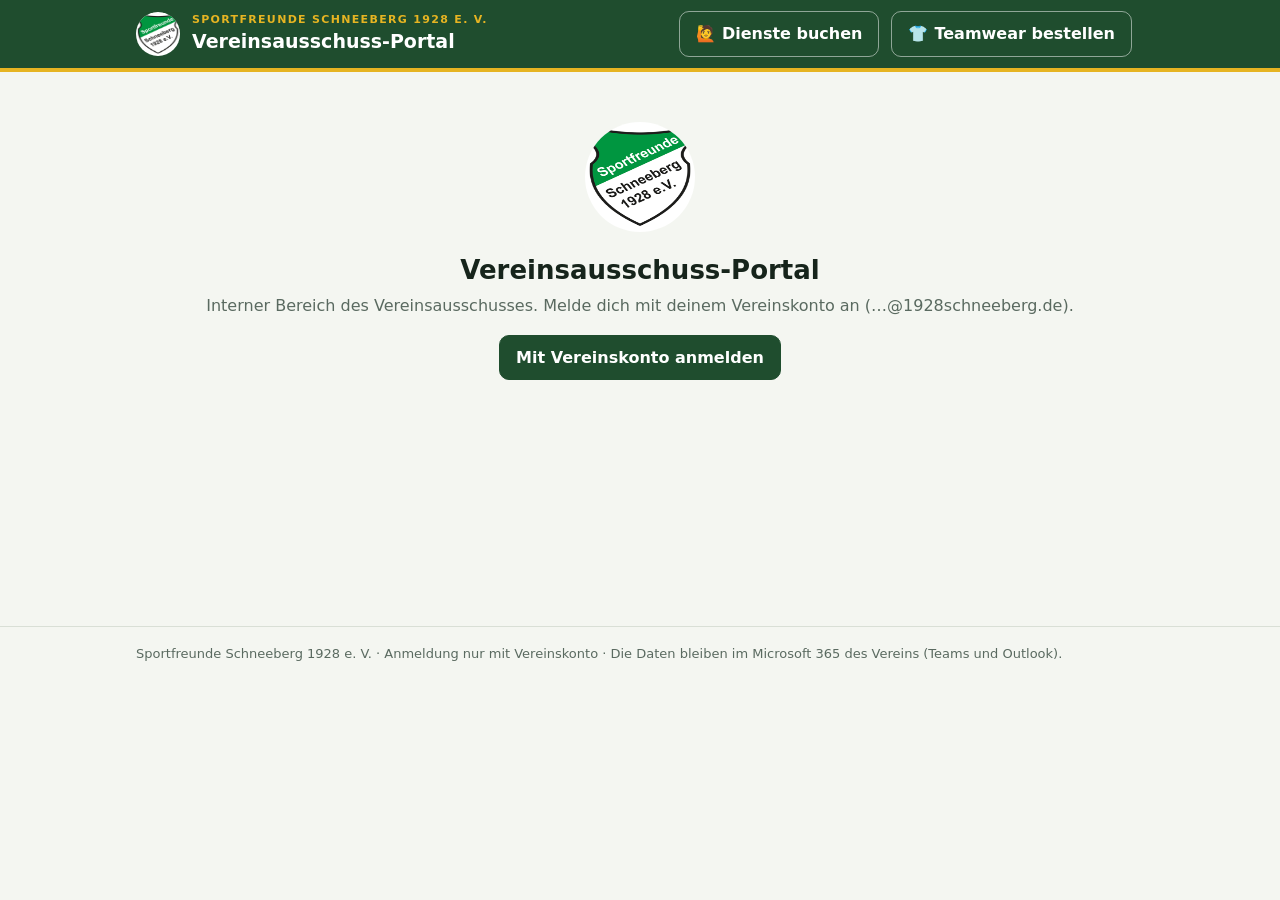
<file: index.html>
<!doctype html>
<html lang="de">
<head>
<meta charset="utf-8">
<meta name="viewport" content="width=device-width,initial-scale=1,viewport-fit=cover">
<title>Vereinsausschuss-Portal · Sportfreunde Schneeberg 1928 e. V.</title>
<meta name="description" content="Vereinsausschuss-Portal der Sportfreunde Schneeberg 1928 e. V. – Anmeldung mit dem Vereinskonto.">
<meta name="robots" content="noindex">
<link rel="icon" href="img/wappen.png">
<link rel="stylesheet" href="portal.css?v=202611270652">
</head>
<body>
<header class="band">
  <div class="in">
    <a class="marke" href="#/"><img src="img/wappen.png" alt="Wappen Sportfreunde Schneeberg 1928 e. V." width="44" height="44"><span><small>SPORTFREUNDE SCHNEEBERG 1928 E. V.</small><b>Vereinsausschuss-Portal</b></span></a>
    <span class="sp"></span>
    <a class="btn ghost shop" aria-label="Dienste für Feste buchen" href="/dienste/" target="_blank" rel="noopener">🙋 <span class="txt"><span class="lang">Dienste </span>buchen</span></a>
    <a class="btn ghost shop" aria-label="Teamwear bestellen" href="/festplaner/teamwear/" target="_blank" rel="noopener">👕 <span class="txt"><span class="lang">Teamwear </span>bestellen</span></a>
    <span class="wer" id="wer"></span>
    <button type="button" class="btn ghost" id="abmelden" hidden>Abmelden</button>
  </div>
</header>
<nav class="pfad in" id="pfad" aria-label="Brotkrumen"></nav>
<main class="in" id="seite" aria-live="polite"></main>
<div class="toast" id="toast" role="status" aria-live="polite"></div>
<footer><div class="in">Sportfreunde Schneeberg 1928 e. V. · Anmeldung nur mit Vereinskonto · Die Daten bleiben im Microsoft 365 des Vereins (Teams und Outlook).</div></footer>
<script src="lib/msal-browser-2.38.4.min.js"></script>
<script src="portal.js?v=202611270652"></script>
</body>
</html>
</file>
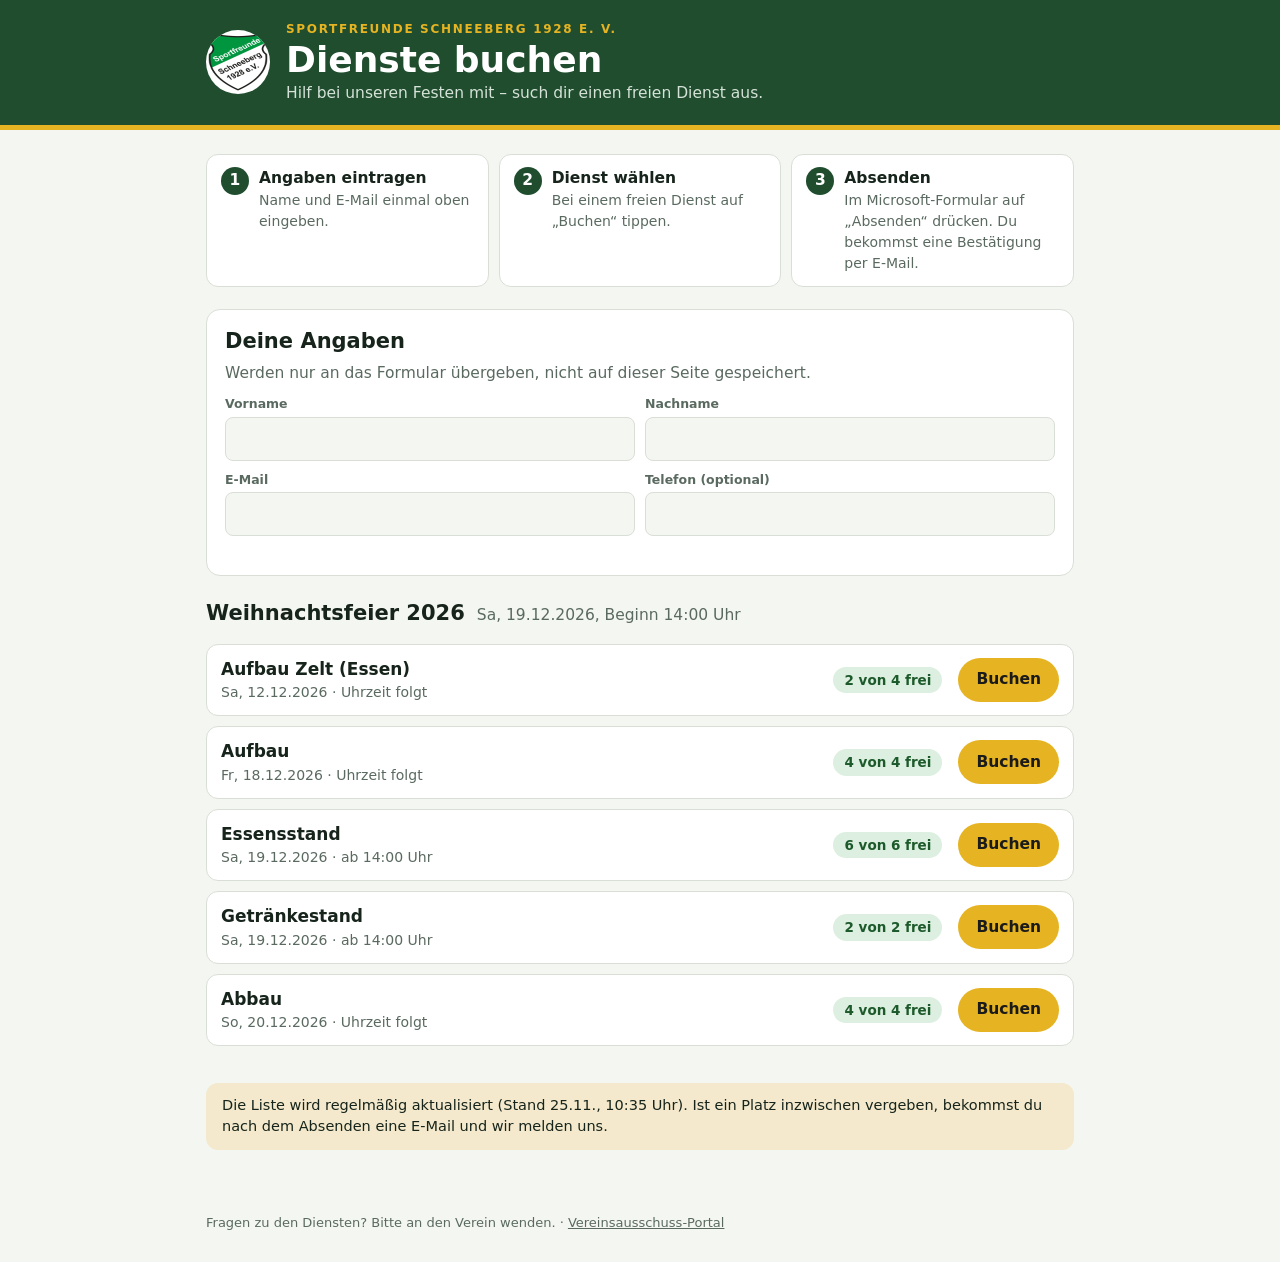
<file: dienste/index.html>
<!doctype html>
<html lang="de">
<head>
<meta charset="utf-8">
<meta name="viewport" content="width=device-width,initial-scale=1,viewport-fit=cover">
<title>Dienste buchen – Sportfreunde Schneeberg</title>
<meta name="description" content="Offene Dienste für die Feste der Sportfreunde Schneeberg 1928 e. V. – Dienst wählen und buchen.">
<!-- Öffentliche Seite: zeigt nur freie Plätze ohne Namen aus offen.json (erzeugt vom Mac-Abgleich, Tools/dienste_offen.py).
     Buchen öffnet das vorausgefüllte Microsoft-Formular „Dienst buchen“; Power Automate trägt den Dienst in den Dienstplan in Teams ein. -->
<style>
:root{--bg:#f4f6f1;--surface:#fff;--ink:#16241b;--muted:#5a6a60;--line:#d9dfd6;--band:#1f4d2e;--bandgold:#e6b422;--soft:#f4e9cc;--chip:#eef2ec;--err:#b3402f;--ok:#2f7a3d}
@media (prefers-color-scheme:dark){:root{--bg:#111813;--surface:#19231c;--ink:#e7eee8;--muted:#9bab9f;--line:#2b392f;--soft:#3a3118;--chip:#223027;--err:#e58573;--ok:#7fcf8d;color-scheme:dark}}
*{box-sizing:border-box}
html,body{margin:0}
[hidden]{display:none!important}
body{background:var(--bg);color:var(--ink);font-family:system-ui,-apple-system,"Segoe UI",Roboto,sans-serif;font-size:15.5px;line-height:1.5}
.in{max-width:900px;margin:0 auto;padding-left:max(16px,env(safe-area-inset-left,0px));padding-right:max(16px,env(safe-area-inset-right,0px))}
.band{background:var(--band);color:#fff;border-bottom:5px solid var(--bandgold)}
.band .in{display:flex;align-items:center;gap:16px;padding-block:20px}
.band img{width:64px;height:64px;background:#fff;border-radius:50%;flex:none}
.eyebrow{font-size:12px;font-weight:800;letter-spacing:.14em;text-transform:uppercase;color:var(--bandgold)}
h1{margin:2px 0;font-size:clamp(24px,4.5vw,36px);font-weight:800;line-height:1.1}
.band p{margin:0;color:#d5e2d8}
main{display:flex;flex-direction:column;gap:22px;padding-block:24px 48px}
h2{margin:0 0 4px;font-size:21px;font-weight:800}
.sub{margin:0;color:var(--muted)}
.box{background:var(--surface);border:1px solid var(--line);border-radius:14px;padding:16px 18px}
.steps{display:grid;grid-template-columns:repeat(auto-fit,minmax(200px,1fr));gap:10px;list-style:none;margin:0;padding:0;counter-reset:s}
.steps li{background:var(--surface);border:1px solid var(--line);border-radius:12px;padding:12px 14px;counter-increment:s;display:flex;gap:10px}
.steps li::before{content:counter(s);flex:none;width:28px;height:28px;border-radius:50%;background:var(--band);color:#fff;font-weight:800;display:grid;place-items:center}
.steps span{color:var(--muted);font-size:14px;display:block}
.felder{display:grid;grid-template-columns:1fr 1fr;gap:10px;margin-top:10px}
.fld{display:flex;flex-direction:column;gap:3px;font-size:12.5px;font-weight:700;color:var(--muted);min-width:0}
.fld input{font:inherit;font-size:16px;color:var(--ink);background:var(--bg);border:1px solid var(--line);border-radius:8px;padding:9px 10px;width:100%}
.fld input:invalid:not(:placeholder-shown){border-color:var(--err)}
@media (max-width:560px){.felder{grid-template-columns:1fr}}
.vst{display:flex;flex-direction:column;gap:10px}
.vst header{display:flex;flex-wrap:wrap;align-items:baseline;gap:4px 12px}
.dienst{display:flex;flex-wrap:wrap;align-items:center;gap:10px 16px;background:var(--surface);border:1px solid var(--line);border-radius:12px;padding:12px 14px}
.dienst .was{flex:1 1 240px;min-width:0}
.dienst b{font-size:17px}
.dienst small{display:block;color:var(--muted);font-size:14px}
.frei{font-weight:800;border-radius:999px;padding:3px 11px;font-size:13.5px;background:#dcefe0;color:#1d5a2b;white-space:nowrap}
.frei.knapp{background:var(--soft);color:#7a5a00}
@media (prefers-color-scheme:dark){.frei{background:#1f3a26;color:#bfe6c9}.frei.knapp{color:#f0d68a}}
.btn{display:inline-flex;align-items:center;justify-content:center;gap:8px;font:inherit;font-weight:800;border-radius:999px;padding:10px 18px;cursor:pointer;text-decoration:none;border:0;background:var(--bandgold);color:#1b1b1b;min-height:44px}
.btn[aria-disabled="true"]{opacity:.45;cursor:default}
.hinweis{background:var(--soft);border-radius:12px;padding:12px 16px;font-size:14.5px}
.fehler{color:var(--err);font-weight:700;min-height:1.2em;margin:6px 0 0;font-size:14px}
.leer{color:var(--muted)}
footer{color:var(--muted);font-size:13px;padding-bottom:30px}
footer a{color:inherit}
</style>
</head>
<body>
<header class="band"><div class="in"><img src="../img/wappen.png" alt="Wappen Sportfreunde Schneeberg 1928 e. V." width="64" height="64">
  <div><div class="eyebrow">Sportfreunde Schneeberg 1928 e. V.</div><h1>Dienste buchen</h1><p>Hilf bei unseren Festen mit – such dir einen freien Dienst aus.</p></div></div></header>
<main class="in">
  <ol class="steps">
    <li><div><b>Angaben eintragen</b><span>Name und E-Mail einmal oben eingeben.</span></div></li>
    <li><div><b>Dienst wählen</b><span>Bei einem freien Dienst auf „Buchen“ tippen.</span></div></li>
    <li><div><b>Absenden</b><span>Im Microsoft-Formular auf „Absenden“ drücken. Du bekommst eine Bestätigung per E-Mail.</span></div></li>
  </ol>
  <section class="box" aria-labelledby="h-angaben">
    <h2 id="h-angaben">Deine Angaben</h2>
    <p class="sub">Werden nur an das Formular übergeben, nicht auf dieser Seite gespeichert.</p>
    <div class="felder">
      <label class="fld">Vorname<input id="vorname" autocomplete="given-name" required placeholder=" "></label>
      <label class="fld">Nachname<input id="nachname" autocomplete="family-name" required placeholder=" "></label>
      <label class="fld">E-Mail<input id="mail" type="email" autocomplete="email" required placeholder=" "></label>
      <label class="fld">Telefon (optional)<input id="tel" type="tel" autocomplete="tel" placeholder=" "></label>
    </div>
    <p class="fehler" id="fehler" role="alert"></p>
  </section>
  <div id="liste"><p class="leer">Offene Dienste werden geladen …</p></div>
  <p class="hinweis" id="stand"></p>
</main>
<footer class="in">Fragen zu den Diensten? Bitte an den Verein wenden. · <a href="/">Vereinsausschuss-Portal</a></footer>
<script>
(function(){
"use strict";
var FORM = {
  basis: "https://forms.cloud.microsoft/Pages/ResponsePage.aspx",
  id: "po7o5YD5Mk-rRkGnsEgpvioycBr-YnhFq7CrzszbOUpURVRYRE9CMU9UOUpMT05PMUZESThZNVQxQy4u",
  vorname: "r4722b88630d34ff8bbf3cc826151ee95",
  nachname: "rc1e13b5f1ea242df884b750f2b4d6eaa",
  mail: "r9552653fc65f4e53b3688455d35a8fe2",
  tel: "rc52c280fcbe14c57ad16c972bac4aa7e",
  dienst: "r9d0bbf4654ff42c6b0b18fd388098cb3",
  nummer: "rf7bde4a30c964dedacf62e273912f50d"
};
var WT = ["So", "Mo", "Di", "Mi", "Do", "Fr", "Sa"];
function $(id){ return document.getElementById(id); }
function el(tag, cls, text){ var e = document.createElement(tag); if(cls) e.className = cls; if(text != null) e.textContent = text; return e; }
function tag(iso){ var p = iso.split("-"), d = new Date(+p[0], +p[1] - 1, +p[2]); return WT[d.getDay()] + ", " + p[2] + "." + p[1] + "." + p[0]; }
function zeit(x){ return x.von && x.bis ? x.von + "–" + x.bis + " Uhr" : (x.von ? "ab " + x.von + " Uhr" : (x.bis ? "bis " + x.bis + " Uhr" : "Uhrzeit folgt")); }
function pruefen(){ var f = ["vorname", "nachname", "mail"].filter(function(k){ return !$(k).value.trim(); });
  if(f.length){ $("fehler").textContent = "Bitte zuerst Vorname, Nachname und E-Mail oben eintragen."; $(f[0]).focus(); return false; }
  if(!$("mail").checkValidity()){ $("fehler").textContent = "Bitte eine gültige E-Mail-Adresse eintragen."; $("mail").focus(); return false; }
  $("fehler").textContent = ""; return true; }
function link(v, x){
  var text = v.name + " · " + x.bereich + " · " + tag(x.datum) + " · " + zeit(x);
  var p = [["id", FORM.id], [FORM.vorname, $("vorname").value.trim()], [FORM.nachname, $("nachname").value.trim()], [FORM.mail, $("mail").value.trim()],
    [FORM.tel, $("tel").value.trim()], [FORM.dienst, text], [FORM.nummer, x.ids[0]]];
  return FORM.basis + "?" + p.filter(function(y){ return y[1] !== ""; }).map(function(y){ return y[0] + "=" + encodeURIComponent(y[1]); }).join("&"); }
function zeigen(d){
  var liste = $("liste"); liste.textContent = "";
  var heute = new Date(); heute.setHours(0, 0, 0, 0);
  var vs = (d.veranstaltungen || []).filter(function(v){ return v.dienste && v.dienste.length; });
  if(!vs.length){ liste.appendChild(el("p", "box leer", "Im Moment sind keine Dienste offen. Schau gern später wieder vorbei.")); }
  vs.forEach(function(v){
    var sec = el("section", "vst"), h = el("header");
    h.appendChild(el("h2", null, v.name)); h.appendChild(el("span", "sub", tag(v.datum) + (v.beginn ? ", Beginn " + v.beginn + " Uhr" : "")));
    sec.appendChild(h);
    v.dienste.forEach(function(x){
      var row = el("div", "dienst"), was = el("div", "was");
      was.appendChild(el("b", null, x.bereich)); was.appendChild(el("small", null, tag(x.datum) + " · " + zeit(x) + (x.hinweis ? " · " + x.hinweis : "")));
      var a = el("a", "btn", "Buchen"); a.href = "#"; a.setAttribute("aria-label", x.bereich + " am " + tag(x.datum) + " buchen");
      a.addEventListener("click", function(ev){ ev.preventDefault(); if(!pruefen()) return; window.open(link(v, x), "_blank", "noopener"); });
      row.appendChild(was); var n = x.ids.length, ges = Math.max(x.plaetze || 0, n);
      row.appendChild(el("span", "frei" + (n < 2 ? " knapp" : ""), n + " von " + ges + " frei")); row.appendChild(a);
      sec.appendChild(row); });
    liste.appendChild(sec); });
  var s = d.stand ? new Date(d.stand) : null;
  $("stand").textContent = "Die Liste wird regelmäßig aktualisiert" + (s && !isNaN(s) ? " (Stand " + s.toLocaleString("de-DE", {day: "2-digit", month: "2-digit", hour: "2-digit", minute: "2-digit"}) + " Uhr)" : "") +
    ". Ist ein Platz inzwischen vergeben, bekommst du nach dem Absenden eine E-Mail und wir melden uns.";
}
fetch("offen.json?t=" + Date.now(), {cache: "no-store"}).then(function(r){ if(!r.ok) throw new Error(r.status); return r.json(); }).then(zeigen)
  .catch(function(){ $("liste").textContent = ""; $("liste").appendChild(el("p", "box leer", "Die offenen Dienste konnten gerade nicht geladen werden. Bitte später noch einmal versuchen.")); });
})();
</script>
</body>
</html>
</file>
<file: portal.css>
/* Farben wie Festplaner und Teamwear-Shop: Vereinsgrün mit Goldakzent, hell und dunkel. */
:root{--bg:#f4f6f1;--surface:#fff;--sunken:#eaeee6;--ink:#16241b;--muted:#5a6a60;--line:#d9dfd6;--band:#1f4d2e;--bandgold:#e6b422;--green:#1f4d2e;--gold:#9a7212;--err:#b3402f;--ok:#2f7a3d;--warn:#c8642c;--chip:#eef2ec}
@media (prefers-color-scheme:dark){:root{--bg:#111813;--surface:#19231c;--sunken:#0d130f;--ink:#e7eee8;--muted:#9bab9f;--line:#2b392f;--green:#5fae7a;--gold:#e0b54a;--chip:#223027}}
*{box-sizing:border-box}
html{-webkit-text-size-adjust:100%}
body{margin:0;background:var(--bg);color:var(--ink);font:16px/1.45 system-ui,-apple-system,"Segoe UI",Roboto,sans-serif}
.in{max-width:1040px;margin:0 auto;padding:0 16px}
.band{background:var(--band);color:#fff;border-bottom:4px solid var(--bandgold)}
.band .in{display:flex;align-items:center;gap:12px;min-height:68px}
.marke{display:flex;align-items:center;gap:12px;color:#fff;text-decoration:none}
.marke img{width:44px;height:44px;border-radius:50%;background:#fff}
.marke small{display:block;font-size:11px;letter-spacing:.12em;color:var(--bandgold);font-weight:700}
.marke b{font-size:19px}
.sp{flex:1}
.wer{font-size:14px;opacity:.9;text-align:right}
.pfad{display:flex;gap:6px;flex-wrap:wrap;font-size:14px;color:var(--muted);padding-top:14px}
.pfad a{color:var(--green)}
main{padding-top:8px;padding-bottom:48px;min-height:60vh}
h1{font-size:26px;margin:14px 0 4px}
h2{font-size:20px;margin:22px 0 8px}
p.lead{color:var(--muted);margin:0 0 18px}
footer{border-top:1px solid var(--line);color:var(--muted);font-size:13px;padding:18px 0}
.btn{font:inherit;font-weight:600;border-radius:10px;border:1px solid var(--line);background:var(--surface);color:var(--ink);padding:10px 16px;cursor:pointer;min-height:44px}
.btn.primary{background:var(--green);border-color:var(--green);color:#fff}
.btn.ghost{background:transparent;color:#fff;border-color:rgba(255,255,255,.5)}
.btn.klein{padding:6px 12px;min-height:36px;font-size:14px}
.btn:disabled{opacity:.55;cursor:default}
.btn:focus-visible,a:focus-visible,input:focus-visible,select:focus-visible{outline:3px solid var(--bandgold);outline-offset:2px}
.kacheln{display:grid;grid-template-columns:repeat(auto-fill,minmax(230px,1fr));gap:14px;margin:12px 0}
.kachel{display:flex;flex-direction:column;gap:6px;background:var(--surface);border:1px solid var(--line);border-radius:14px;padding:18px;text-decoration:none;color:var(--ink);min-height:130px;box-shadow:0 1px 2px rgba(0,0,0,.04)}
.kachel:hover{border-color:var(--green)}
.kachel .sym{font-size:28px;line-height:1}
.kachel b{font-size:18px}
.kachel span{color:var(--muted);font-size:14px}
.kachel.gross{min-height:170px}
.kachel.gross b{font-size:22px}
.karte{background:var(--surface);border:1px solid var(--line);border-radius:14px;padding:16px;margin:12px 0}
.willkommen{text-align:center;padding:36px 16px}
.willkommen img{width:110px;height:110px;border-radius:50%;background:#fff}
.hinweis{background:var(--chip);border-left:4px solid var(--gold);padding:10px 14px;border-radius:8px;font-size:14px;color:var(--ink);margin:12px 0}
.fehler{background:#fbe9e6;border-left:4px solid var(--err);color:#5a1d14;padding:12px 14px;border-radius:8px;margin:12px 0}
@media (prefers-color-scheme:dark){.fehler{background:#3a1d18;color:#f5d6cf}}
.tabelle{width:100%;border-collapse:collapse;font-size:15px}
.tabelle th,.tabelle td{text-align:left;padding:8px 6px;border-bottom:1px solid var(--line);vertical-align:top}
.tabelle th{font-size:13px;color:var(--muted);font-weight:600}
.tabelle td.z,.tabelle th.z{text-align:right;white-space:nowrap}
.scroll{overflow-x:auto;-webkit-overflow-scrolling:touch}
.chip{display:inline-block;border-radius:999px;padding:2px 10px;font-size:13px;font-weight:600;background:var(--chip);color:var(--ink);white-space:nowrap}
.chip.ok{background:#dcefe0;color:#1d5a2b}.chip.offen{background:#fbe3d6;color:#7a3413}.chip.grau{background:var(--sunken);color:var(--muted)}
@media (prefers-color-scheme:dark){.chip.ok{background:#1f3a26;color:#bfe6c9}.chip.offen{background:#3d2516;color:#f3c9ac}}
.formular{display:grid;grid-template-columns:repeat(auto-fill,minmax(170px,1fr));gap:12px;align-items:end}
.formular .w2{grid-column:span 2}
@media (max-width:420px){.formular .w2{grid-column:auto}}
label.fld{display:flex;flex-direction:column;gap:4px;font-size:14px;font-weight:600}
input,select,textarea{font:inherit;color:var(--ink);background:var(--surface);border:1px solid var(--line);border-radius:8px;padding:9px 10px;min-height:44px;width:100%}
input[type=checkbox]{width:22px;height:22px;min-height:0}
.reihe{display:flex;gap:10px;flex-wrap:wrap;align-items:center;margin-top:12px}
.summe{display:flex;gap:18px;flex-wrap:wrap;font-size:15px;color:var(--muted);margin-top:10px}
.summe b{color:var(--ink)}
.buchung{border:1px solid var(--line);border-radius:12px;padding:12px;margin:10px 0;background:var(--surface)}
.buchung.abgesagt{opacity:.6}
.buchung .kopf{display:flex;gap:10px;flex-wrap:wrap;align-items:baseline}
.buchung .kopf b{font-size:17px}
.buchung ul{list-style:none;padding:0;margin:8px 0}
.buchung li{display:flex;gap:10px;justify-content:space-between;border-top:1px dashed var(--line);padding:6px 0;font-size:15px}
.pos{display:grid;grid-template-columns:2fr .8fr 1fr 2fr auto;gap:8px;align-items:end;margin:8px 0}
/* Teamwear-Status: vier Schritte mit Abhak-Punkten und Verbindungslinie, Storno abgesetzt */
.stufen{display:flex;align-items:flex-start;gap:0;margin-top:10px;flex-wrap:wrap}
.schritt{display:flex;align-items:flex-start;flex:1 1 0;min-width:0}
.schritt .linie{flex:1;height:3px;background:var(--line);margin:17px 4px 0;border-radius:2px;min-width:10px}
.schritt.an .linie{background:#2f7a3d}
.stufe{font:inherit;display:flex;flex-direction:column;align-items:center;gap:4px;background:none;border:none;padding:4px 2px;color:var(--muted);font-size:12.5px;font-weight:600;cursor:pointer;min-width:64px}
.stufe .kreis{width:28px;height:28px;border-radius:50%;border:2px solid #b9c4b8;background:var(--surface);display:grid;place-items:center;font-size:15px;font-weight:800;color:transparent;transition:all .2s}
.stufe:not(:disabled):hover .kreis{border-color:var(--green)}
.stufe.an{color:var(--ink)}
.stufe.an .kreis{background:#2f7a3d;border-color:#2f7a3d;color:#fff}
.stufe.storno{margin-left:14px}
.stufe.storno.an .kreis{background:#b3402f;border-color:#b3402f}
.stufe:disabled{cursor:default}
.stufe:focus-visible{outline:3px solid var(--bandgold);outline-offset:2px;border-radius:8px}
@media (max-width:520px){.stufe{min-width:54px;font-size:11.5px}.stufe.storno{margin-left:6px}}
@media (max-width:640px){.pos{grid-template-columns:1fr 1fr}.pos .breit{grid-column:span 2}}
.suche{max-width:360px}
.punkt{display:inline-block;width:12px;height:12px;border-radius:50%;border:1px solid var(--line);vertical-align:middle;margin-right:6px}
.laden{color:var(--muted);padding:30px 0}
.toast{position:fixed;left:50%;bottom:20px;transform:translateX(-50%) translateY(120%);background:var(--ink);color:var(--bg);padding:12px 18px;border-radius:10px;font-weight:600;transition:transform .25s,visibility .25s;max-width:calc(100% - 32px);z-index:9;visibility:hidden}
.toast.on{transform:translateX(-50%) translateY(0);visibility:visible}
dialog{border:none;border-radius:14px;padding:0;max-width:560px;width:calc(100% - 32px);background:var(--surface);color:var(--ink)}
dialog::backdrop{background:rgba(0,0,0,.45)}
dialog .karte{margin:0;border:none}
[hidden]{display:none!important}

/* ---- Tabellen und Karten im Stil der Liegenschaften-GUI v1.4 ----
   dunkelgrüner Tabellenkopf, abwechselnd hellgrüne Zeilen, grüne Kartenüberschriften, Kassen-Kästchen */
:root{--kopf:#1E5B2E;--zebra:#EAF4EB}
@media (prefers-color-scheme:dark){:root{--kopf:#1f4d2e;--zebra:#1c2a20}}
.tabelle{font-size:14px;background:var(--surface);border:1px solid var(--line);border-radius:10px;overflow:hidden;border-collapse:separate;border-spacing:0}
.tabelle th{background:var(--kopf);color:#fff;font-size:12.5px;font-weight:700;padding:9px 8px;border-bottom:none;white-space:nowrap}
.tabelle td{padding:8px;border-bottom:1px solid var(--line)}
.tabelle tbody tr:nth-child(even) td{background:var(--zebra)}
.tabelle tbody tr:last-child td{border-bottom:none}
.tabelle tr.gruppe td{border-top:2px solid var(--kopf)}
.scroll{border-radius:10px}
.karte h2,.karte > b:first-child{color:var(--green)}
.summe{gap:10px}
.summe > span{background:var(--surface);border:1px solid var(--line);border-radius:8px;padding:7px 12px;font-size:13.5px}
.summe > span b{color:var(--green)}
/* Teamwear-Karte: Angaben als schlichte Zeile, nicht als Kästchen */
.meta{display:flex;flex-wrap:wrap;gap:4px 16px;font-size:14px;color:var(--muted);margin-top:6px}
.meta b{color:var(--ink)}
/* Kopf auf schmalen Bildschirmen kompakter */
@media (max-width:520px){
  .band .in{min-height:58px;gap:10px}
  .marke img{width:36px;height:36px}
  .marke small{display:none}
  .marke b{font-size:16px}
  .wer{display:none}
  .btn.ghost{padding:6px 10px;min-height:36px;font-size:13px}
  h1{font-size:22px}
}
/* Protokolle und Vereinskalender */
.jahre{display:flex;flex-wrap:wrap;gap:8px;margin:4px 0 14px}
.jahre a.chip{text-decoration:none;padding:5px 12px;font-size:14px}
.jahre a.chip.ok{background:var(--green);color:#fff}
.tabelle tr.leer td{color:var(--muted)}
.tabelle .grau{color:var(--muted);font-size:13px}
.docreihe{display:flex;flex-wrap:wrap;align-items:center;gap:8px;padding:2px 0}
.docreihe a.doc{color:var(--green);font-weight:600}
.monat{align-items:center}
.monat h2{margin:0 6px;min-width:150px;text-align:center}
.notiz{color:var(--muted);font-size:13px;margin-top:2px;white-space:pre-line}
.btn.gefahr{color:var(--err);border-color:var(--err)}
label.fld.haken{flex-direction:row;align-items:center;gap:8px;min-height:44px}
@media (max-width:520px){.monat h2{min-width:0;font-size:17px;flex:1 0 100%;text-align:left;order:-1}}
a.btn{display:inline-flex;align-items:center;text-decoration:none}
.kal .ortm{display:none}
@media (max-width:520px){.kal th.ort,.kal td.ort{display:none}.kal .ortm{display:block}}
/* Aufgaben */
.tabelle td.faellig{color:var(--err);font-weight:700}
.aufg td a{color:var(--ink);font-weight:600}
@media print{.band,.pfad,footer,.reihe,.toast{display:none!important}body{background:#fff}.karte{break-inside:avoid;border:none;padding:0}.tabelle th{background:#1E5B2E!important;-webkit-print-color-adjust:exact;print-color-adjust:exact}}
p.lead a{color:var(--green)}
.karte > h2:first-child{margin-top:0}
.btn.ghost.shop{display:inline-flex;align-items:center;gap:6px;text-decoration:none;white-space:nowrap}
.btn.ghost.shop:hover{background:rgba(255,255,255,.12)}
@media (max-width:520px){.btn.ghost.shop .lang{display:none}}
@media (max-width:520px){.band .in:has(#abmelden:not([hidden])) .shop .txt{display:none}}
/* Teamwear-Status: Bestellungen gruppiert, Lampen rechts */
.lampe{display:inline-grid;place-items:center;width:12px;height:12px;border-radius:50%;margin-right:6px;vertical-align:-1px;font-style:normal;font-size:12px;font-weight:800;color:#fff;flex:none}
.lampe.gross{width:26px;height:26px;margin:0;border:2px solid transparent}
.lampe.rot{background:#c0392b;box-shadow:0 0 0 3px rgba(192,57,43,.18)}
.lampe.gelb{background:#e6b422;box-shadow:0 0 0 3px rgba(230,180,34,.22)}
.lampe.gruen{background:#2f7a3d;box-shadow:0 0 0 3px rgba(47,122,61,.18)}
.lampe.grau{background:#9aa59c}
.lampe.aus{background:var(--surface);border-color:#b9c4b8}
.twliste{margin-top:12px}
.twbest{background:var(--surface);border:1px solid var(--line);border-radius:12px;margin:0 0 14px;overflow:hidden;box-shadow:0 1px 2px rgba(0,0,0,.05)}
.twkopf{display:flex;flex-wrap:wrap;gap:4px 14px;align-items:baseline;padding:10px 14px;background:var(--chip);border-bottom:3px solid var(--kopf);font-size:14px;color:var(--muted)}
.twkopf > b{font-size:16px;color:var(--ink)}
.twkopf span b{color:var(--ink)}
.twpos{display:flex;gap:12px;align-items:center;padding:10px 14px;border-top:1px solid var(--line)}
.twkopf + .twpos{border-top:none}
.twtext{flex:1;min-width:0}
.twart{display:flex;flex-wrap:wrap;align-items:center;gap:2px 10px}
.twart b{font-size:15.5px}
.twart span{color:var(--muted);font-size:14px}
.twmeta{display:flex;gap:12px;font-size:13px;color:var(--muted);margin:2px 0 0 18px}
.twwarn{margin:6px 0 0 18px;font-size:13px;font-weight:700;color:#8a4b00;background:#fff3c4;border-radius:6px;padding:3px 8px;display:inline-block}
.twstufen{display:flex;gap:4px;flex:none}
.twstufe{font:inherit;display:flex;flex-direction:column;align-items:center;gap:4px;background:none;border:none;padding:4px 2px;width:74px;color:var(--muted);font-size:11.5px;font-weight:600;cursor:pointer;border-radius:8px}
.twstufe:not(:disabled):hover{background:var(--chip)}
.twstufe:disabled{cursor:default}
.twstufe[aria-pressed=true]{color:var(--ink)}
.twstufe:focus-visible{outline:3px solid var(--bandgold);outline-offset:1px}
@media (max-width:700px){.twpos{flex-direction:column;align-items:stretch}.twstufen{justify-content:space-between}.twstufe{width:auto;flex:1}}
@media (prefers-color-scheme:dark){.twwarn{background:#3d3216;color:#f3d58a}}
/* Zurück-Link in der Pfadzeile */
.pfad a.zurueck{font-weight:700;margin-right:10px;text-decoration:none;border:1px solid var(--line);background:var(--surface);border-radius:8px;padding:2px 10px}
/* Veranstaltungen: runde Bereichsknöpfe mit Namen darunter */
.bereiche{display:grid;grid-template-columns:repeat(auto-fill,minmax(92px,1fr));gap:14px 8px;margin:8px 0 6px}
.bereich{display:flex;flex-direction:column;align-items:center;gap:6px;text-decoration:none;color:var(--ink);font-size:13.5px;font-weight:600;text-align:center}
.bereich .rund{position:relative;width:64px;height:64px;border-radius:50%;display:grid;place-items:center;font-size:28px;background:var(--surface);border:2px solid var(--line);transition:border-color .15s,transform .15s}
.bereich:hover .rund{border-color:var(--green);transform:translateY(-1px)}
.bereich.an .rund{border-color:var(--green);background:var(--green);box-shadow:0 0 0 3px var(--bandgold)}
.bereich.leer{color:var(--muted)}
.bereich.leer .rund{opacity:.55}
.bereich .zahl{position:absolute;right:-4px;top:-4px;min-width:22px;height:22px;border-radius:11px;background:var(--bandgold);color:#16241b;font-size:12px;font-weight:800;display:grid;place-items:center;padding:0 5px}
a.chip.festlink{text-decoration:none;background:var(--green);color:#fff;font-size:12.5px;margin-left:4px}
.grau{color:var(--muted);font-size:13px}
a.doc{color:var(--green);font-weight:600;text-decoration:none}
/* Bewässerung: links Kamera, rechts Steuerung */
.bw{display:grid;grid-template-columns:1fr 1fr;gap:14px;align-items:start}
.bw .karte{margin:0}
@media (max-width:820px){.bw{grid-template-columns:1fr}}
.bw-bild{aspect-ratio:16/9;background:#0d130f;color:#cfd8cf;border-radius:10px;display:grid;place-items:center;overflow:hidden;margin-top:10px;padding:0;font-size:14px;text-align:center}
.bw-bild > span{padding:16px}
.bw-bild video,.bw-bild img,.bw-bild iframe{width:100%;height:100%;object-fit:cover;border:0}
.tabelle tr.laeuft td{background:#dcefe0!important}
@media (prefers-color-scheme:dark){.tabelle tr.laeuft td{background:#1f3a26!important}}
/* Teamwear: Archiv der stornierten Bestellungen */
.twarchiv{margin-top:22px}
.twarchiv summary{cursor:pointer;font-size:16px;padding:2px 0}
.twbest.storniert{opacity:.75}
.twkopf .btn.klein{margin-left:6px}
.btn.gefahr.klein{background:var(--surface)}
/* Tombola-Liste zum Bearbeiten */
.tabelle.tombola td{padding:5px 4px;vertical-align:middle}
.tabelle.tombola input,.tabelle.tombola select{min-height:36px;padding:5px 7px;font-size:14px;min-width:90px}
.tabelle.tombola td:nth-child(2) input{min-width:150px}
.tabelle.tombola td:nth-child(4) input,.tabelle.tombola td:nth-child(5) input{display:block;margin:2px 0}
.tabelle.tombola td:nth-child(9) input{min-width:160px}
.tabelle.tombola td:nth-child(8) input{min-width:70px;max-width:90px}
.tabelle.tombola tr.zugesagt td{background:#dcefe0!important}
.tabelle.tombola tr.geaendert td{background:#fff3c4!important}
@media (prefers-color-scheme:dark){.tabelle.tombola tr.zugesagt td{background:#1f3a26!important}.tabelle.tombola tr.geaendert td{background:#3d3416!important}}
/* Erinnerungen: Hauptaufgaben fett, Unteraufgaben eingerückt */
.tabelle.er tr.oben td{border-top:2px solid var(--line)}
.tabelle.er tr.unter td{font-size:13.5px}
.tabelle.er td.unter{position:relative}
.tabelle.er td.unter::before{content:"↳";position:absolute;margin-left:-16px;color:var(--muted)}
/* Handy: Tabellen als Karten (gesetzt von stapeln() in portal.js) */
@media (max-width:640px){
  .tabelle.stapel{border:none;background:none;border-radius:0}
  .tabelle.stapel thead{display:none}
  .tabelle.stapel,.tabelle.stapel tbody,.tabelle.stapel tr,.tabelle.stapel td{display:block;width:100%}
  .tabelle.stapel tr{background:var(--surface);border:1px solid var(--line);border-radius:10px;margin:0 0 10px;padding:6px 10px;box-shadow:0 1px 2px rgba(0,0,0,.04)}
  .tabelle.stapel tbody tr:nth-child(even) td{background:none}
  .tabelle.stapel td{border:none;padding:5px 0;display:flex;gap:10px;align-items:baseline;justify-content:space-between;text-align:right;min-height:0}
  .tabelle.stapel td::before{content:attr(data-label);font-size:12px;font-weight:700;color:var(--muted);text-align:left;flex:0 0 38%;max-width:38%}
  .tabelle.stapel td[data-label=""]::before{display:none}
  .tabelle.stapel tr.gruppe td{border-top:none}
  .tabelle.stapel tr.gruppe{border-top:3px solid var(--kopf)}
  .tabelle.stapel td[data-label=""]{justify-content:flex-end}
  .tabelle.stapel td:first-child{font-size:15.5px;text-align:left;justify-content:flex-start;border-bottom:1px solid var(--line);padding-bottom:7px;margin-bottom:3px}
  .tabelle.stapel td:first-child::before{display:none}
  .tabelle.stapel td:empty{display:none}
  .tabelle.stapel td.z{text-align:right}
  /* Eingaben (Tombola, Ausleihe) volle Breite */
  .tabelle.stapel td input,.tabelle.stapel td select{flex:1 1 auto;min-width:0!important;max-width:none!important;width:auto}
  .tabelle.tombola td:nth-child(4),.tabelle.tombola td:nth-child(5){flex-wrap:wrap}
  .tabelle.tombola td:nth-child(4) input,.tabelle.tombola td:nth-child(5) input{flex-basis:55%}
  .tabelle.stapel tr.zugesagt td,.tabelle.stapel tr.geaendert td,.tabelle.stapel tr.laeuft td{background:none!important}
  .tabelle.stapel tr.zugesagt{background:#dcefe0}
  .tabelle.stapel tr.geaendert{background:#fff3c4}
  .tabelle.stapel tr.laeuft{background:#dcefe0}
  /* Erinnerungen und Planner: Unteraufgaben leicht eingerückt */
  .tabelle.er.stapel tr.unter{margin-left:16px}
  .tabelle.er.stapel td.unter{padding-left:0!important}
  .tabelle.er.stapel td.unter::before{display:none}
}
/* Tablet: zu breite Tabellen (Klasse .eng, gesetzt von stapeln()) ebenfalls als Karten */

.tabelle.stapel.eng{border:none;background:none;border-radius:0}
.tabelle.stapel.eng thead{display:none}
.tabelle.stapel.eng,.tabelle.stapel.eng tbody,.tabelle.stapel.eng tr,.tabelle.stapel.eng td{display:block;width:100%}
.tabelle.stapel.eng tr{background:var(--surface);border:1px solid var(--line);border-radius:10px;margin:0 0 10px;padding:6px 10px;box-shadow:0 1px 2px rgba(0,0,0,.04)}
.tabelle.stapel.eng tbody tr:nth-child(even) td{background:none}
.tabelle.stapel.eng td{border:none;padding:5px 0;display:flex;gap:10px;align-items:baseline;justify-content:space-between;text-align:right;min-height:0}
.tabelle.stapel.eng td::before{content:attr(data-label);font-size:12px;font-weight:700;color:var(--muted);text-align:left;flex:0 0 38%;max-width:38%}
.tabelle.stapel.eng td[data-label=""]::before{display:none}
.tabelle.stapel.eng tr.gruppe td{border-top:none}
.tabelle.stapel.eng tr.gruppe{border-top:3px solid var(--kopf)}
.tabelle.stapel.eng td[data-label=""]{justify-content:flex-end}
.tabelle.stapel.eng td:first-child{font-size:15.5px;text-align:left;justify-content:flex-start;border-bottom:1px solid var(--line);padding-bottom:7px;margin-bottom:3px}
.tabelle.stapel.eng td:first-child::before{display:none}
.tabelle.stapel.eng td:empty{display:none}
.tabelle.stapel.eng td.z{text-align:right}
/* Eingaben (Tombola, Ausleihe) volle Breite */
.tabelle.stapel.eng td input,.tabelle.stapel.eng td select{flex:1 1 auto;min-width:0!important;max-width:none!important;width:auto}
.tabelle.tombola td:nth-child(4),.tabelle.tombola td:nth-child(5){flex-wrap:wrap}
.tabelle.tombola td:nth-child(4) input,.tabelle.tombola td:nth-child(5) input{flex-basis:55%}
.tabelle.stapel.eng tr.zugesagt td,.tabelle.stapel.eng tr.geaendert td,.tabelle.stapel.eng tr.laeuft td{background:none!important}
.tabelle.stapel.eng tr.zugesagt{background:#dcefe0}
.tabelle.stapel.eng tr.geaendert{background:#fff3c4}
.tabelle.stapel.eng tr.laeuft{background:#dcefe0}
/* Erinnerungen und Planner: Unteraufgaben leicht eingerückt */
.tabelle.er.stapel tr.unter{margin-left:16px}
.tabelle.er.stapel td.unter{padding-left:0!important}
.tabelle.er.stapel td.unter::before{display:none}

@media (max-width:640px) and (prefers-color-scheme:dark){
  .tabelle.stapel tr.zugesagt,.tabelle.stapel tr.laeuft{background:#1f3a26}
  .tabelle.stapel tr.geaendert{background:#3d3416}
}
@media (prefers-color-scheme:dark){
  .tabelle.stapel.eng tr.zugesagt,.tabelle.stapel.eng tr.laeuft{background:#1f3a26}
  .tabelle.stapel.eng tr.geaendert{background:#3d3416}
}
/* Schlüssel und Inventar: „Gruppiert mit Matrix“ (Vorschlag D). Klasse .matrix statt .tabelle, damit stapeln() keine Karten daraus macht. */
.matrix{width:100%;border-collapse:separate;border-spacing:0;background:var(--surface);border:1px solid var(--line);border-radius:10px;overflow:hidden;font-size:15px}
.matrix th,.matrix td{padding:7px 8px;border-bottom:1px solid var(--line);text-align:left;vertical-align:middle}
.matrix thead th{font-size:12px;color:var(--muted);font-weight:700;border-bottom:2px solid var(--green);background:var(--surface)}
.matrix thead th.m i{display:block;width:10px;height:10px;border-radius:50%;margin:0 auto 2px}
.matrix tbody th{font-weight:400}
.matrix tbody th b{display:block;font-weight:600}
.matrix tbody th small{display:block;color:var(--muted);font-size:12.5px;line-height:1.3}
.matrix .m{text-align:center;width:52px;white-space:nowrap}
.matrix .m.geb{width:84px;text-align:right}
.matrix .pf{width:18px;color:var(--muted);text-align:right;font-size:18px;padding-left:0}
.matrix .pk{display:inline-grid;place-items:center;min-width:22px;height:22px;padding:0 4px;border-radius:11px;color:#fff;font-size:12px;font-weight:800}
.matrix .leer{color:var(--muted);opacity:.6}
.matrix tr.gr td{background:var(--band);color:#fff;font-weight:700;font-size:13px;padding:5px 10px;border-bottom:none}
.matrix tr.aus th,.matrix tr.aus td:not(.pf){opacity:.55}
.matrix tr.klickbar{cursor:pointer}
.matrix tr.klickbar:hover>*{background:var(--chip)}
.matrix tbody tr:last-child>*{border-bottom:none}
.matrix .nurhandy{display:none!important}
@media (max-width:640px){
  .matrix{font-size:14px}
  .matrix .breit{display:none}
  .matrix .nurhandy{display:block!important}
  .matrix th,.matrix td{padding:6px 5px}
  .matrix .m{width:38px}.matrix .m.geb{width:70px}
  .matrix .pk{min-width:20px;height:20px;font-size:11px}
}
.matrix .m.bez{width:78px}
.matrix td.geb small.rabatt{display:block;font-size:11.5px;color:var(--muted)}
@media (max-width:640px){.matrix .m.bez{width:58px}.matrix .bez .chip{padding:2px 7px;font-size:12px}}
.matrix button.chip{border:none;cursor:pointer;font:inherit;font-size:13px;font-weight:600}
.matrix button.chip:disabled{opacity:.5}
.matrix th small.breit{display:block}
@media (max-width:640px){.matrix th small.breit{display:none}}
/* Tombola-Stand: drei Knöpfe nebeneinander (rot = noch nicht angesprochen, gelb = in Besorgung, grün = erledigt), der aktive ist gefüllt.
   Gleiche Optik (klein, nicht klickbar) für die Gesamtanzeige und den Planner-Stand. */
.ampel{display:inline-flex;gap:6px;align-items:center}
.ampel .rot{--f:#d93a2f}.ampel .gelb{--f:#e6a800}.ampel .gruen{--f:#2e9a4c}
.ampel button{display:grid;place-items:center;width:40px;height:38px;border-radius:10px;border:2px solid var(--f);background:var(--surface);color:var(--f);
  font:inherit;font-size:17px;font-weight:800;padding:0;cursor:pointer;box-shadow:0 2px 0 var(--line);transition:transform .08s,box-shadow .08s,background .15s}
.ampel button:hover{background:color-mix(in srgb,var(--f) 12%,var(--surface))}
.ampel button.an{background:var(--f);color:#fff;box-shadow:inset 0 2px 3px rgba(0,0,0,.25)}
.ampel button:active{transform:translateY(2px) scale(.96);box-shadow:none}
.ampel button:disabled{cursor:wait;opacity:.6}
.ampel button:focus-visible{outline:3px solid var(--bandgold);outline-offset:2px}
.ampel i{display:block;width:22px;height:16px;border-radius:5px;border:2px solid var(--f);background:transparent}
.ampel i.an{background:var(--f)}
.matrix.tb .m.amp{width:150px}
.tbgesamt{display:flex;align-items:center;gap:12px;background:var(--surface);border:1px solid var(--line);border-left:6px solid var(--muted);border-radius:10px;padding:10px 14px;margin:6px 0}
.tbgesamt.gruen{border-left-color:#34a853}.tbgesamt.gelb{border-left-color:#f2b51d}.tbgesamt.rot{border-left-color:#e0453a}
.tbgesamt .ampel i{width:28px;height:20px}
.tbleg{display:flex;gap:14px;flex-wrap:wrap;font-size:13px;color:var(--muted);margin:8px 0}
.tbleg span{display:inline-flex;align-items:center;gap:6px}
.tbleg i{display:inline-block;width:14px;height:12px;border-radius:4px}
.tbleg i.rot{background:#e0453a}.tbleg i.gelb{background:#f2b51d}.tbleg i.gruen{background:#34a853}
@media (max-width:640px){.matrix.tb .m.amp{width:128px}.ampel{gap:5px}.ampel button{width:36px;height:40px}}
/* Aufgaben (Erinnerungen und Planner) im Matrix-Format */
.matrix .m.dat{width:110px;white-space:nowrap}
.matrix td.faellig{color:var(--err);font-weight:700}
.matrix .dring{display:inline-grid;place-items:center;width:18px;height:18px;border-radius:50%;background:var(--err);color:#fff;font-size:12px;font-weight:800;margin-right:6px;vertical-align:1px}
.matrix.er2 tr.oben th{border-top:1px solid var(--line)}
.matrix.er2 tr.unter th,.matrix.er2 tr.unter td{background:var(--sunken);font-size:14px}
.matrix.er2 tr.unter th span{font-weight:400}
.matrix small.notiz{font-style:italic}
.ampel.klein{gap:3px}.ampel.klein i{width:14px;height:12px;border-radius:4px}
@media (max-width:640px){.matrix .m.dat{width:84px;font-size:13px}}
@media print{.matrix tr.gr td{background:#ddd!important;color:#000!important}.matrix .pf{display:none}}
/* Vereinskalender: Termine im Ort (Gemeinde, Homepage) – nur ansehen, zurückhaltend dargestellt */
.kal tr.imort td{background:var(--sunken)!important;color:var(--muted)}
.kal tr.imort td b{color:var(--ink);font-weight:600}
.chip.quelle{font-size:11.5px;padding:1px 8px}
.chip.quelle.gem{background:#e3ecf7;color:#1d4f8a}.chip.quelle.hp{background:#dcefe0;color:#1d5a2b}
@media (prefers-color-scheme:dark){.chip.quelle.gem{background:#1c2d42;color:#b9d3f2}}
.notiz.konflikt{color:var(--warn);font-weight:600}
.ortschalter{flex-direction:row!important;align-items:center;gap:8px;font-size:14px;color:var(--muted);margin:4px 0 10px}
.kal td.knoepfe{white-space:nowrap}
.kal td.knoepfe .btn{margin:2px 0 2px 4px}
.anleitung details{border-top:1px solid var(--line);padding:8px 0}
.anleitung summary{cursor:pointer;font-weight:600;padding:4px 0}
.anleitung ol{margin:6px 0 6px 20px;padding:0}.anleitung li{margin:3px 0}
.anleitung p{margin:6px 0;color:var(--muted)}
@media (max-width:640px){.kal td.knoepfe{white-space:normal}}
/* Vereinskalender: Ebenen-Schalter und Spiele/Training */
.ebenen{display:flex;flex-wrap:wrap;gap:8px;align-items:center;margin:6px 0 12px;font-size:14px}
.ebene{font:inherit;font-size:14px;font-weight:600;border:2px solid var(--line);background:var(--surface);color:var(--muted);border-radius:999px;padding:6px 14px;min-height:38px;cursor:pointer}
.ebene.an{border-color:var(--green);background:var(--green);color:#fff}
.ebene:active{transform:translateY(1px)}
.chip.quelle.sp{background:#fdebd3;color:#8a4b0a}.chip.quelle.tr{background:#ece6f7;color:#4b2f84}
@media (prefers-color-scheme:dark){.chip.quelle.sp{background:#3d2a12;color:#f3cf9f}.chip.quelle.tr{background:#2a2140;color:#d4c6f2}}
.kal tr.abgesetzt td b{text-decoration:line-through}
@media (max-width:640px){
  .tabelle.kal.stapel td.termin{display:block;text-align:left}
  .tabelle.kal.stapel td.termin::before{display:none}
  .tabelle.kal.stapel td.termin .notiz{margin-top:2px}
  .tabelle.kal.stapel td.knoepfe{justify-content:flex-end;flex-wrap:wrap}
  .tabelle.kal.stapel td.knoepfe::before{display:none}
}
@media (max-width:640px){.tabelle.kal.stapel td.ort{display:none}}
details.anleitung.zu > summary.titel{font-size:17px;font-weight:700;cursor:pointer;padding:2px 0}
details.anleitung.zu[open] > summary.titel{margin-bottom:10px}
.kandidaten{margin:6px 0 4px 20px;padding:0}.kandidaten li{margin:4px 0}
/* Bandenwerbung: Ablauf-Schritte und Partner-Jahresmatrix */
.bwschritt{display:flex;gap:12px;align-items:flex-start;padding:10px 0;border-top:1px solid var(--line)}
.bwschritt .nr{flex:0 0 30px;height:30px;border-radius:50%;background:var(--green);color:#fff;display:grid;place-items:center;font-weight:800}
.bwschritt b{display:block;font-size:15.5px}
.bwschritt .quelle{display:inline-block;font-size:11.5px;color:var(--gold);font-weight:700;margin:2px 0 0}
.bwschritt p{margin:4px 0 0;color:var(--ink)}
.matrix.partner .m.jahr{width:62px}
.matrix.partner .heute{background:color-mix(in srgb,var(--gold) 10%,var(--surface))}
.matrix.partner th.klickbar{cursor:pointer}
.haken{display:inline-grid;place-items:center;width:34px;height:32px;border-radius:8px;border:2px solid var(--line);background:var(--surface);color:#fff;font:inherit;font-weight:800;cursor:pointer}
.haken.an{background:var(--green);border-color:var(--green)}
span.haken{cursor:default}
.haken:active{transform:translateY(1px)}
@media (max-width:640px){.matrix.partner .m.jahr{width:40px}.haken{width:30px;height:30px}}
/* Entwurf-Kennzeichnung (Bandenwerbung) */
.entwurf-zeichen{position:fixed;top:50%;left:50%;transform:translate(-50%,-50%) rotate(-28deg);font-size:clamp(64px,17vw,220px);font-weight:900;letter-spacing:.08em;
  color:rgba(179,64,47,.13);border:.06em solid rgba(179,64,47,.13);border-radius:.08em;padding:0 .15em;pointer-events:none;z-index:5;white-space:nowrap;user-select:none}
.entwurf-banner{background:#fbe3d6;border:2px dashed var(--err);color:#7a2a1d;border-radius:10px;padding:10px 14px;margin:10px 0 4px;font-size:15px}
@media (prefers-color-scheme:dark){.entwurf-banner{background:#3d2516;color:#f3c9ac}.entwurf-zeichen{color:rgba(240,120,100,.12);border-color:rgba(240,120,100,.12)}}
@media print{.entwurf-zeichen{position:absolute}}
/* Dienstplan (buchbar) */
.schalter{display:flex;align-items:center;gap:8px;font-weight:600;margin:6px 0 10px}
.schalter input{width:20px;height:20px;accent-color:var(--green)}
.chip.frei{background:#fbe3d6;color:#7a3413}
@media (prefers-color-scheme:dark){.chip.frei{background:#3d2516;color:#f3c9ac}}
.matrix.dp tr.gr td small{display:block;font-weight:400;opacity:.85;margin-top:2px}
.matrix.dp tr.frei td{color:var(--muted)}

/* Kasse in der Ausleihliste */
.kasse{background:var(--surface);border:1px solid var(--line);border-radius:14px;padding:16px 18px;margin:12px 0 18px;max-width:760px}
.kasse-kopf{display:flex;justify-content:space-between;align-items:flex-start;gap:12px;margin-bottom:12px}
.kasse-titel{font-weight:800;font-size:17px}
.kasse-kopf .grau{font-size:13px}
.kasse-ist{text-align:right;background:var(--chip);border-radius:12px;padding:8px 14px}
.kasse-ist small{display:block;font-size:12px;color:var(--muted);font-weight:600}
.kasse-ist b{font-size:26px;color:var(--green);font-variant-numeric:tabular-nums}
.kasse-ist.minus b{color:var(--err)}
.kz{display:grid;grid-template-columns:18px minmax(150px,1.2fr) 2fr auto;align-items:center;gap:10px;padding:6px 0;font-size:14.5px}
.kz-op{font-weight:800;color:var(--muted);text-align:center}
.kz-name{color:var(--muted)}
.kz-bahn{height:12px;background:var(--sunken);border-radius:6px;overflow:hidden}
.kz-bahn i{display:block;height:100%;border-radius:6px;background:#9fb3a5}
.kz.ein .kz-bahn i{background:var(--ok)}
.kz.aus .kz-bahn i{background:var(--err)}
.kz.ist .kz-bahn i{background:var(--green)}
.kz-wert{text-align:right;min-width:90px;font-variant-numeric:tabular-nums}
.kz.aus .kz-wert{color:var(--err)}
.kz.ist{border-top:2px solid var(--line);margin-top:4px;padding-top:10px}
.kz.ist .kz-name,.kz.ist .kz-wert{color:var(--ink);font-weight:800}
.kasse-fuss{display:flex;flex-wrap:wrap;gap:8px;align-items:center;margin-top:12px;font-size:13.5px}
@media (max-width:560px){.kz{grid-template-columns:16px 1fr auto;row-gap:4px}.kz-bahn{grid-column:2 / 4;grid-row:2}.kasse-ist b{font-size:22px}}

/* Karte (Liegenschaften) */
.karte-map{height:min(70vh,620px);min-height:360px;border:1px solid var(--line);border-radius:14px;overflow:hidden;margin:6px 0 10px;background:var(--sunken)}
.kfilter .btn{min-height:38px;padding:6px 12px;font-size:14px}
.kfilter .btn.an{background:var(--green);border-color:var(--green);color:#fff}
.kpin-h{background:none;border:0}
.kpin{display:flex;align-items:center;justify-content:center;width:28px;height:28px;border-radius:50%;border:2px solid #fff;box-shadow:0 1px 3px rgba(0,0,0,.45);font-size:13px;line-height:1}
.kpin.ort{border-radius:7px}
.kpop{font:14px/1.4 system-ui,-apple-system,"Segoe UI",Roboto,sans-serif;color:#16241b;min-width:180px}
.kpop b{display:block;font-size:15px}
.kpop .grau{color:#5a6a60}
.kpop ul{margin:4px 0 6px;padding-left:18px}
.kpop a{display:inline-block;margin-top:6px;color:#1f4d2e;font-weight:600}
.kleg{display:flex;flex-wrap:wrap;gap:6px 14px;font-size:13.5px;align-items:center;margin-bottom:16px}
.kleg > span{display:inline-flex;align-items:center;gap:5px}

/* Beispielbild der Kamera (gezeichnet, animiert) */
.ks-rahmen,.ks-rahmen svg.ks{width:100%;height:100%;display:block}
.bw-bild > .ks-rahmen{padding:0}
.kpop-bild{width:240px;aspect-ratio:16/9;border-radius:8px;overflow:hidden;margin:6px 0 2px;background:#0d130f}
.ks-kick{animation:ks-kick 2.4s ease-in-out infinite}
@keyframes ks-kick{0%{transform:rotate(0)}5%{transform:rotate(28deg)}11%{transform:rotate(-42deg)}20%{transform:rotate(0)}100%{transform:rotate(0)}}
.ks-schwenk{animation:ks-schwenk 3.2s ease-in-out infinite alternate}
@keyframes ks-schwenk{from{transform:rotate(-28deg)}to{transform:rotate(22deg)}}
.ks-wasser{fill:none;stroke:#e8f6ff;stroke-width:3.2;stroke-linecap:round;stroke-dasharray:2 9;opacity:.9;animation:ks-fluss .7s linear infinite}
@keyframes ks-fluss{to{stroke-dashoffset:-11}}
@media (prefers-reduced-motion:reduce){.ks-kick,.ks-schwenk,.ks-wasser{animation:none}}
</file>
